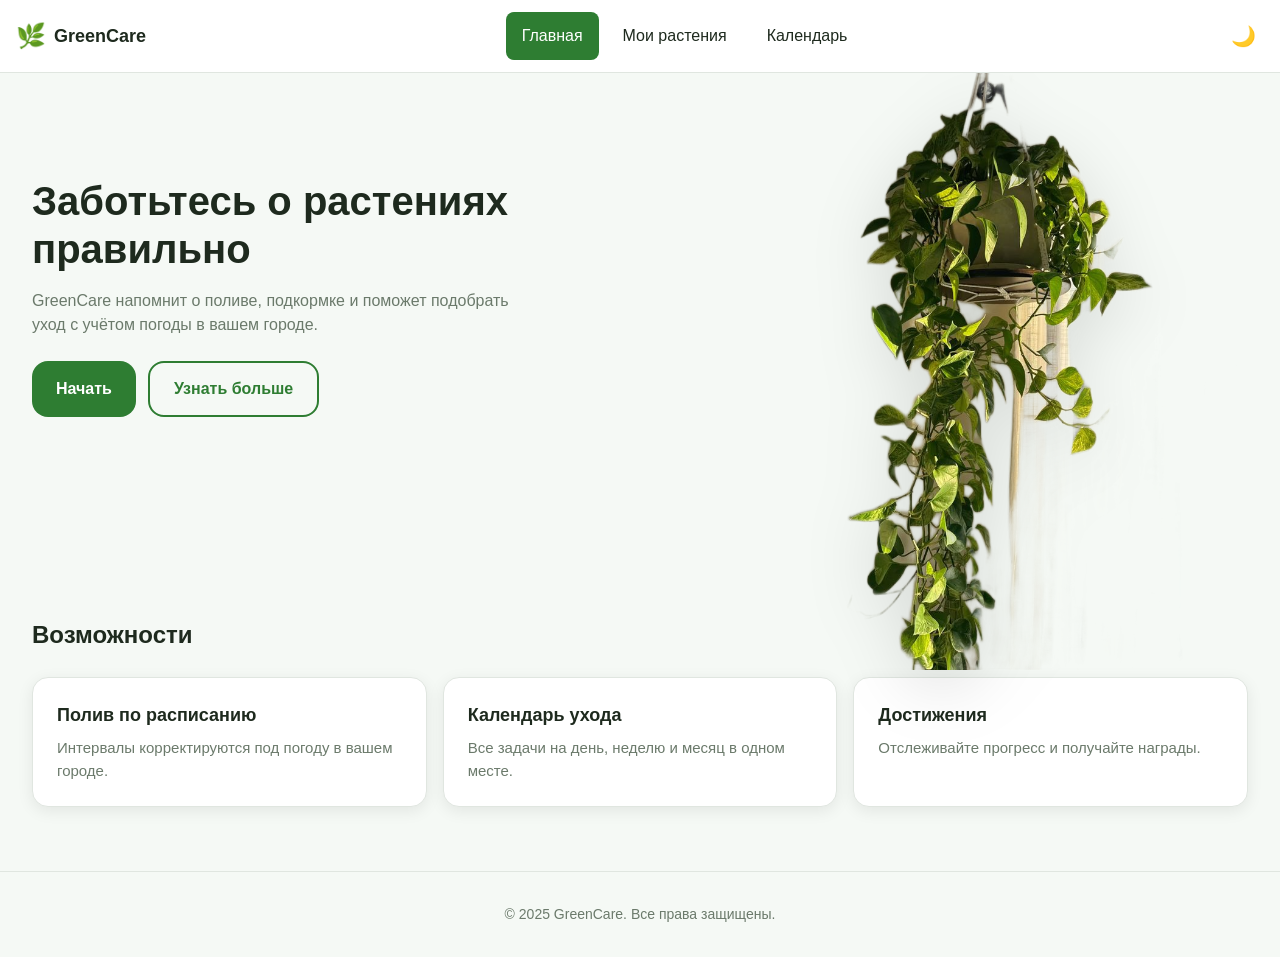
<file: greencare-web/index.html>
<!DOCTYPE html>
<html lang="ru">
<head>
  <meta charset="UTF-8">
  <meta name="viewport" content="width=device-width, initial-scale=1.0, maximum-scale=1.0, user-scalable=no">
  <meta name="description" content="GreenCare — приложение для ухода за комнатными растениями">
  <title>GreenCare — Уход за растениями</title>
  <link rel="stylesheet" href="css/normalize.css">
  <link rel="stylesheet" href="css/main.css">
  <link rel="stylesheet" href="css/pages.css">
</head>
<body>
  <header class="header">
    <div class="header__inner">
      <a href="index.html" class="logo">
        <span class="logo__icon">🌿</span>
        <span class="logo__text">GreenCare</span>
      </a>
      <button class="burger" id="burger" aria-label="Меню">
        <span></span><span></span><span></span>
      </button>
      <nav class="nav" id="nav">
        <ul class="nav__list">
          <li><a href="index.html" class="nav__link nav__link--active">Главная</a></li>
          <li><a href="plants.html" class="nav__link">Мои растения</a></li>
          <li><a href="calendar.html" class="nav__link">Календарь</a></li>
        </ul>
      </nav>
      <button class="theme-toggle" id="themeToggle" aria-label="Сменить тему">🌙</button>
    </div>
  </header>

  <main class="main">
    <section class="hero">
  <div class="hero__content">
    <h1 class="hero__title">Заботьтесь о растениях<br>правильно</h1>
    <p class="hero__subtitle">
      GreenCare напомнит о поливе, подкормке и поможет подобрать
      уход с учётом погоды в вашем городе.
    </p>
    <div class="hero__actions">
      <a href="plants.html" class="btn btn--primary">Начать</a>
      <a href="#features" class="btn btn--ghost">Узнать больше</a>
    </div>
  </div>

  <div class="hero__image">
    <img src="./assets/растение.png" alt="Свисающее комнатное растение" class="hero__plant-img">
  </div>
</section>

    <section class="features" id="features">
      <h2 class="section-title">Возможности</h2>
      <div class="features__grid">
        <article class="feature-card">
          <h3 class="feature-card__title">Полив по расписанию</h3>
          <p class="feature-card__text">Интервалы корректируются под погоду в вашем городе.</p>
        </article>
        <article class="feature-card">
          <h3 class="feature-card__title">Календарь ухода</h3>
          <p class="feature-card__text">Все задачи на день, неделю и месяц в одном месте.</p>
        </article>
        <article class="feature-card">
          <h3 class="feature-card__title">Достижения</h3>
          <p class="feature-card__text">Отслеживайте прогресс и получайте награды.</p>
        </article>
      </div>
    </section>
  </main>

  <footer class="footer">
    <p class="footer__text">© 2025 GreenCare. Все права защищены.</p>
  </footer>

  <script src="js/app.js"></script>
</body>
</html>
</file>
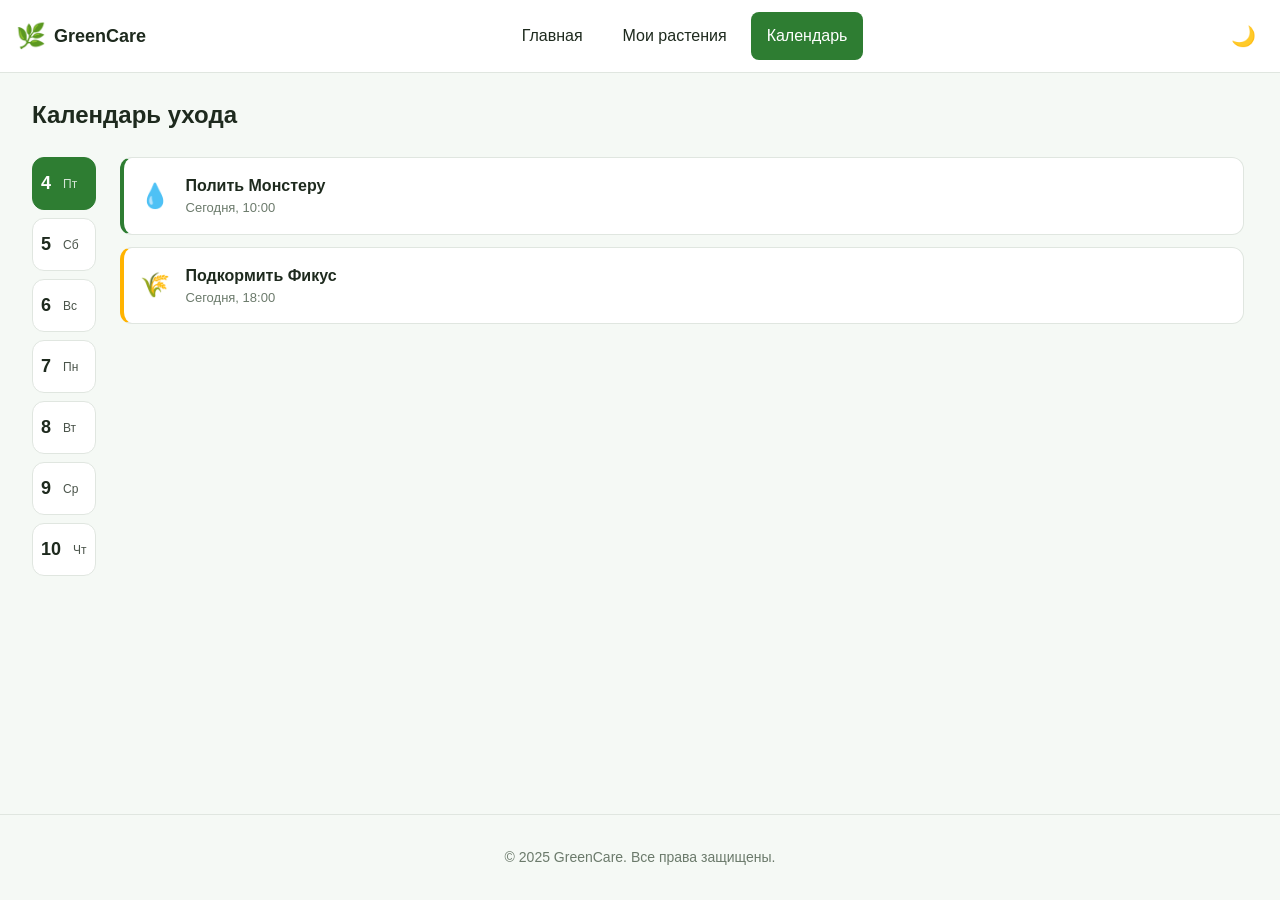
<file: greencare-web/calendar.html>
<!DOCTYPE html>
<html lang="ru">
<head>
  <meta charset="UTF-8">
  <meta name="viewport" content="width=device-width, initial-scale=1.0, maximum-scale=1.0, user-scalable=no">
  <title>Календарь ухода — GreenCare</title>
  <link rel="stylesheet" href="css/normalize.css">
  <link rel="stylesheet" href="css/main.css">
  <link rel="stylesheet" href="css/pages.css">
</head>
<body>
  <header class="header">
    <div class="header__inner">
      <a href="index.html" class="logo">
        <span class="logo__icon">🌿</span>
        <span class="logo__text">GreenCare</span>
      </a>
      <button class="burger" id="burger" aria-label="Меню">
        <span></span><span></span><span></span>
      </button>
      <nav class="nav" id="nav">
        <ul class="nav__list">
          <li><a href="index.html" class="nav__link">Главная</a></li>
          <li><a href="plants.html" class="nav__link">Мои растения</a></li>
          <li><a href="calendar.html" class="nav__link nav__link--active">Календарь</a></li>
        </ul>
      </nav>
      <button class="theme-toggle" id="themeToggle" aria-label="Сменить тему">🌙</button>
    </div>
  </header>

  <main class="main">
    <section class="page-head">
      <h1 class="page-title">Календарь ухода</h1>
    </section>

    <section class="calendar">
      <div class="calendar__days" id="calendarDays">
      </div>
      <div class="calendar__tasks" id="calendarTasks">
      </div>
    </section>
  </main>

  <footer class="footer">
    <p class="footer__text">© 2025 GreenCare. Все права защищены.</p>
  </footer>

  <script src="js/app.js"></script>
  <script src="js/plants.js"></script>
</body>
</html>
</file>
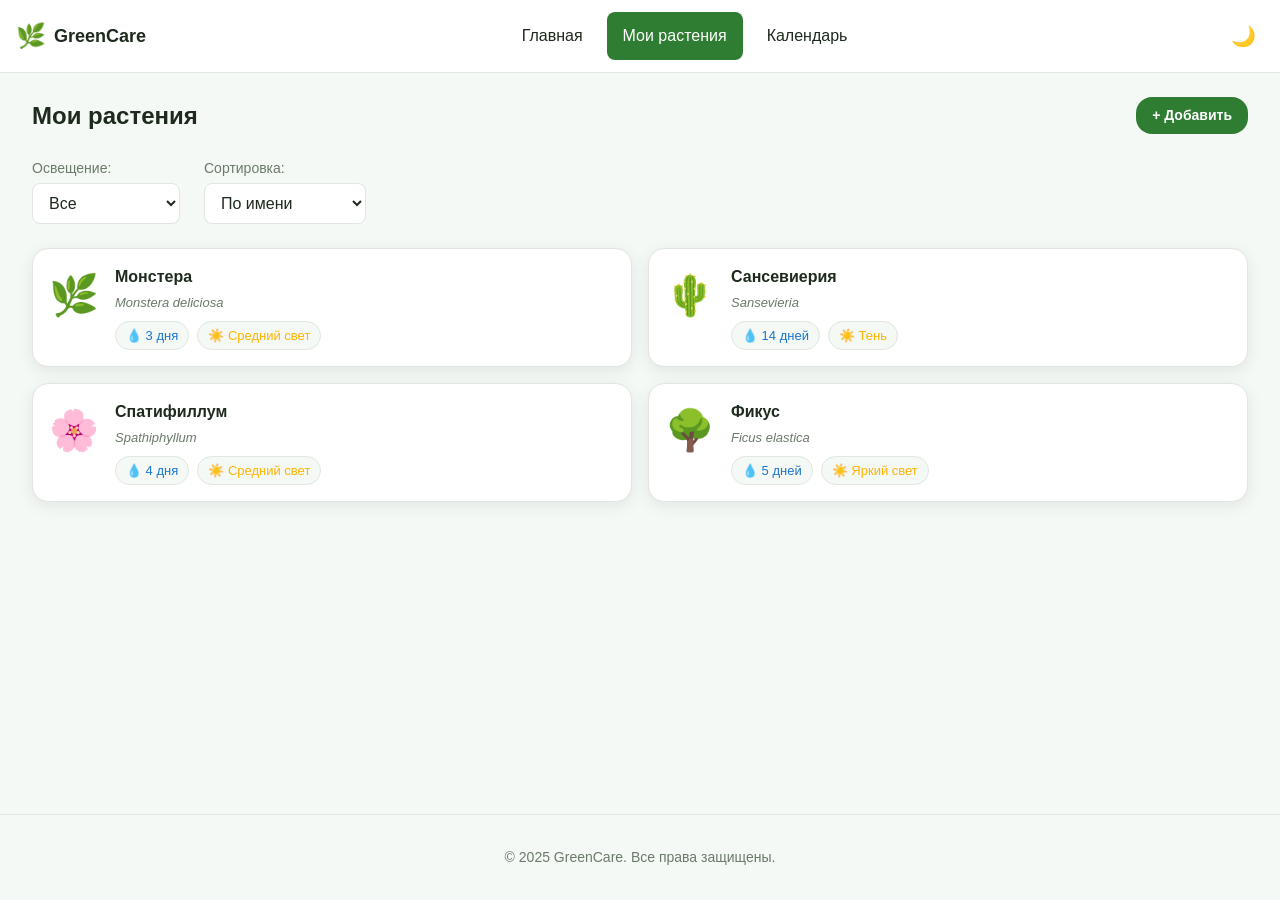
<file: greencare-web/plants.html>
<!DOCTYPE html>
<html lang="ru">
<head>
  <meta charset="UTF-8">
  <meta name="viewport" content="width=device-width, initial-scale=1.0, maximum-scale=1.0, user-scalable=no">
  <title>Мои растения — GreenCare</title>
  <link rel="stylesheet" href="css/normalize.css">
  <link rel="stylesheet" href="css/main.css">
  <link rel="stylesheet" href="css/pages.css">
</head>
<body>
  <header class="header">
    <div class="header__inner">
      <a href="index.html" class="logo">
        <span class="logo__icon">🌿</span>
        <span class="logo__text">GreenCare</span>
      </a>
      <button class="burger" id="burger" aria-label="Меню">
        <span></span><span></span><span></span>
      </button>
      <nav class="nav" id="nav">
        <ul class="nav__list">
          <li><a href="index.html" class="nav__link">Главная</a></li>
          <li><a href="plants.html" class="nav__link nav__link--active">Мои растения</a></li>
          <li><a href="calendar.html" class="nav__link">Календарь</a></li>
        </ul>
      </nav>
      <button class="theme-toggle" id="themeToggle" aria-label="Сменить тему">🌙</button>
    </div>
  </header>

  <main class="main">
    <section class="page-head">
      <h1 class="page-title">Мои растения</h1>
      <button class="btn btn--primary btn--sm" id="addPlant">+ Добавить</button>
    </section>

    <section class="filters">
      <div class="filters__group">
        <label for="filterLight" class="filters__label">Освещение:</label>
        <select id="filterLight" class="filters__select">
          <option value="all">Все</option>
          <option value="high">Яркий свет</option>
          <option value="medium">Средний свет</option>
          <option value="low">Тень</option>
        </select>
      </div>
      <div class="filters__group">
        <label for="sortBy" class="filters__label">Сортировка:</label>
        <select id="sortBy" class="filters__select">
          <option value="name">По имени</option>
          <option value="water">По дате полива</option>
        </select>
      </div>
    </section>

    <section class="plants">
      <div class="plants__grid" id="plantsGrid">
      </div>
    </section>
  </main>

  <footer class="footer">
    <p class="footer__text">© 2025 GreenCare. Все права защищены.</p>
  </footer>

  <script src="js/app.js"></script>
  <script src="js/plants.js"></script>
</body>
</html>
</file>
<file: greencare-web/css/main.css>
:root {
  --color-bg: #f5f9f5;
  --color-surface: #ffffff;
  --color-text: #1e2a1e;
  --color-muted: #6b7a6b;
  --color-primary: #2e7d32;
  --color-primary-light: #66bb6a;
  --color-accent: #ffb300;
  --color-border: #e0e6e0;
  --radius: 1rem;
  --shadow: 0 0.25rem 1rem rgba(0,0,0,0.08);
  --font-base: 1rem;
}

body.dark {
  --color-bg: #121a12;
  --color-surface: #1e2a1e;
  --color-text: #e8f0e8;
  --color-muted: #9aa89a;
  --color-border: #2e3a2e;
}

body {
  display: flex;
  flex-direction: column;
  min-height: 100vh;
  font-family: -apple-system, BlinkMacSystemFont, 'Segoe UI', Roboto, sans-serif;
  font-size: var(--font-base);
  background: var(--color-bg);
  color: var(--color-text);
  line-height: 1.5;
  transition: background 0.3s, color 0.3s;
}

body.page-calendar {
  overflow: hidden;
}

.header {
  position: sticky;
  top: 0;
  z-index: 100;
  background: var(--color-surface);
  border-bottom: 1px solid var(--color-border);
}
.header__inner {
  display: flex;
  align-items: center;
  justify-content: space-between;
  gap: 1rem;
  padding: 0.75rem 1rem;
  max-width: 80rem;
  margin: 0 auto;
}
.logo { display: flex; align-items: center; gap: 0.5rem; font-weight: 700; font-size: 1.125rem; }
.logo__icon { font-size: 1.5rem; }

.burger { display: flex; flex-direction: column; gap: 0.25rem; padding: 0.5rem; }
.burger span { width: 1.5rem; height: 0.125rem; background: var(--color-text); border-radius: 0.125rem; transition: 0.3s; }

.nav {
  position: fixed;
  inset: 3.5rem 0 auto 0;
  background: var(--color-surface);
  transform: translateY(-150%);
  transition: transform 0.3s;
  border-bottom: 1px solid var(--color-border);
}
.nav.is-open { transform: translateY(0); }
.nav__list { display: flex; flex-direction: column; padding: 1rem; gap: 0.5rem; }
.nav__link { display: block; padding: 0.75rem 1rem; border-radius: 0.5rem; font-weight: 500; }
.nav__link--active { background: var(--color-primary); color: #fff; }

.theme-toggle { font-size: 1.25rem; padding: 0.5rem; }

.main {
  flex: 1;
  display: flex;
  flex-direction: column;
  min-height: 0;
  width: 100%;
  max-width: 80rem;
  margin: 0 auto;
  padding: 1rem;
}

.hero {
  position: relative;
  overflow: visible;
  display: flex;
  flex-direction: column;
  gap: 2rem;
  padding: 2rem 0;
}
.hero__title { font-size: 1.75rem; font-weight: 800; line-height: 1.2; margin-bottom: 1rem; }
.hero__subtitle { color: var(--color-muted); margin-bottom: 1.5rem; }
.hero__actions { display: flex; flex-direction: column; gap: 0.75rem; }

.hero__image {
  position: relative;
  display: flex;
  justify-content: center;
  align-items: flex-end;
  pointer-events: none;
}

.hero__plant-img {
  width: 100%;
  max-width: 22rem;
  height: auto;
  object-fit: contain;
  animation: sway 6s ease-in-out infinite;
  transform-origin: top center;
  filter: drop-shadow(0 1rem 2rem rgba(0, 0, 0, 0.12));
}

@keyframes sway {
  0%, 100% { transform: rotate(-1.5deg); }
  50%      { transform: rotate(1.5deg); }
}

.btn {
  display: inline-flex;
  align-items: center;
  justify-content: center;
  padding: 0.875rem 1.5rem;
  border-radius: var(--radius);
  font-weight: 600;
  transition: 0.2s;
  text-align: center;
}
.btn--primary { background: var(--color-primary); color: #fff; }
.btn--primary:hover { background: var(--color-primary-light); }
.btn--ghost { border: 2px solid var(--color-primary); color: var(--color-primary); }
.btn--sm { padding: 0.5rem 1rem; font-size: 0.875rem; }

.section-title { font-size: 1.5rem; font-weight: 700; margin-bottom: 1.5rem; }

.features { padding: 2rem 0; }
.features__grid { display: flex; flex-direction: column; gap: 1rem; }
.feature-card {
  background: var(--color-surface);
  border: 1px solid var(--color-border);
  border-radius: var(--radius);
  padding: 1.5rem;
  box-shadow: var(--shadow);
}
.feature-card__icon { font-size: 2rem; margin-bottom: 0.75rem; }
.feature-card__title { font-size: 1.125rem; font-weight: 700; margin-bottom: 0.5rem; }
.feature-card__text { color: var(--color-muted); font-size: 0.9375rem; }

.footer {
  padding: 2rem 1rem;
  text-align: center;
  color: var(--color-muted);
  font-size: 0.875rem;
  border-top: 1px solid var(--color-border);
  flex-shrink: 0;
}

@media (max-width: 767px) {
  .hero__image {
    margin-top: -2rem;
    justify-content: flex-end;
  }
  .hero__plant-img {
    max-width: 16rem;
    animation: none;
  }
}

/* планшет и десктоп */
@media (min-width: 768px) {
  .burger { display: none; }
  .nav {
    position: static;
    transform: none;
    background: transparent;
    border: none;
  }
  .nav__list { flex-direction: row; padding: 0; }

  .hero {
    min-height: 32rem;
    flex-direction: row;
    align-items: center;      
    padding: 0 0 4rem 0;
    overflow: visible;
  }
  .hero__content {
    position: relative;
    z-index: 1;
    flex: 1;
    max-width: 32rem;
    padding-top: 0;            
  }
  .hero__image {
    position: absolute;
    top: 0;                  
    right: 0;
    width: 28rem;
    height: 100%;              
    align-items: flex-start;
    z-index: 0;
  }
  .hero__plant-img {
    max-width: 100%;
    height: auto;
    object-fit: contain;
    animation: sway 6s ease-in-out infinite;
  }

  .hero__title { font-size: 2.5rem; }
  .hero__actions { flex-direction: row; }
  .features__grid { flex-direction: row; flex-wrap: wrap; }
  .feature-card { flex: 1 1 calc(33.333% - 1rem); }

  .main {
    padding: 0 2rem 2rem 2rem;  
  }

  .main > .hero:first-child {
    margin-top: 0;
  }
}
</file>
<file: greencare-web/css/pages.css>
/* хэдер */
.page-head {
  display: flex;
  align-items: center;
  justify-content: space-between;
  gap: 1rem;
  padding: 1.5rem 0;
  flex-shrink: 0;
}
.page-title { font-size: 1.5rem; font-weight: 800; }

/* фильтры */
.filters {
  display: flex;
  flex-direction: column;
  gap: 1rem;
  margin-bottom: 1.5rem;
}
.filters__group { display: flex; flex-direction: column; gap: 0.25rem; }
.filters__label { font-size: 0.875rem; color: var(--color-muted); }
.filters__select {
  padding: 0.625rem 0.75rem;
  border: 1px solid var(--color-border);
  border-radius: 0.5rem;
  background: var(--color-surface);
  color: var(--color-text);
}

/* сетка растений */
.plants__grid { display: flex; flex-direction: column; gap: 1rem; }
.plant-card {
  display: flex;
  gap: 1rem;
  background: var(--color-surface);
  border: 1px solid var(--color-border);
  border-radius: var(--radius);
  padding: 1rem;
  box-shadow: var(--shadow);
}
.plant-card__icon { font-size: 2.5rem; }
.plant-card__body { flex: 1; }
.plant-card__name { font-weight: 700; margin-bottom: 0.25rem; }
.plant-card__latin { font-size: 0.8125rem; color: var(--color-muted); font-style: italic; margin-bottom: 0.5rem; }
.plant-card__meta { display: flex; flex-wrap: wrap; gap: 0.5rem; font-size: 0.8125rem; }
.plant-card__badge {
  padding: 0.25rem 0.625rem;
  border-radius: 1rem;
  background: var(--color-bg);
  border: 1px solid var(--color-border);
}
.plant-card__badge--water { color: #1976d2; }
.plant-card__badge--light { color: var(--color-accent); }

/* календарь */
.calendar {
  display: flex;
  flex-direction: column;
  gap: 1.5rem;
  flex: 1;
  min-height: 0;      /* ключ для внутреннего скролла */
}

.calendar__days {
  display: flex;
  gap: 0.5rem;
  overflow-x: auto;
  padding-bottom: 0.5rem;
  flex-shrink: 0;     /* дни не сжимаются */
}

.calendar__day {
  flex: 0 0 auto;
  min-width: 3.5rem;
  padding: 0.75rem 0.5rem;
  border-radius: 0.75rem;
  background: var(--color-surface);
  border: 1px solid var(--color-border);
  text-align: center;
  cursor: pointer;
  transition: 0.2s;
}
.calendar__day.is-active { background: var(--color-primary); color: #fff; border-color: var(--color-primary); }
.calendar__day-num { font-size: 1.125rem; font-weight: 700; }
.calendar__day-name { font-size: 0.75rem; opacity: 0.8; }

.calendar__tasks {
  display: flex;
  flex-direction: column;
  gap: 0.75rem;
  flex: 1;
  overflow-y: auto;   /* скролл только у задач */
  min-height: 0;
  padding-right: 0.25rem;
}

.task {
  display: flex;
  align-items: center;
  gap: 1rem;
  padding: 1rem;
  background: var(--color-surface);
  border: 1px solid var(--color-border);
  border-left: 4px solid var(--color-primary);
  border-radius: 0.75rem;
}
.task--feed { border-left-color: var(--color-accent); }
.task__icon { font-size: 1.5rem; }
.task__title { font-weight: 600; }
.task__sub { font-size: 0.8125rem; color: var(--color-muted); }

/* пустое состояние */
.task-empty {
  text-align: center;
  padding: 2rem 1rem;
  color: var(--color-muted);
  background: var(--color-surface);
  border: 1px dashed var(--color-border);
  border-radius: var(--radius);
}
.task-empty__icon { font-size: 2.5rem; margin-bottom: 0.5rem; }
.task-empty__text { font-size: 0.9375rem; }

/* планшет и десктоп */
@media (min-width: 768px) {
  .filters { flex-direction: row; gap: 1.5rem; }
  .plants__grid { flex-direction: row; flex-wrap: wrap; }
  .plant-card { flex: 1 1 calc(50% - 0.5rem); }

  .calendar {
    flex-direction: row;
    min-height: 0;
  }
  .calendar__days {
    flex-direction: column;
    overflow-y: auto;
    overflow-x: visible;
    flex: 0 0 auto;
  }
  .calendar__tasks {
    flex: 1;
  }
  .calendar__day {
    min-width: auto;
    display: flex;
    align-items: center;
    gap: 0.75rem;
    text-align: left;
  }
}
</file>
